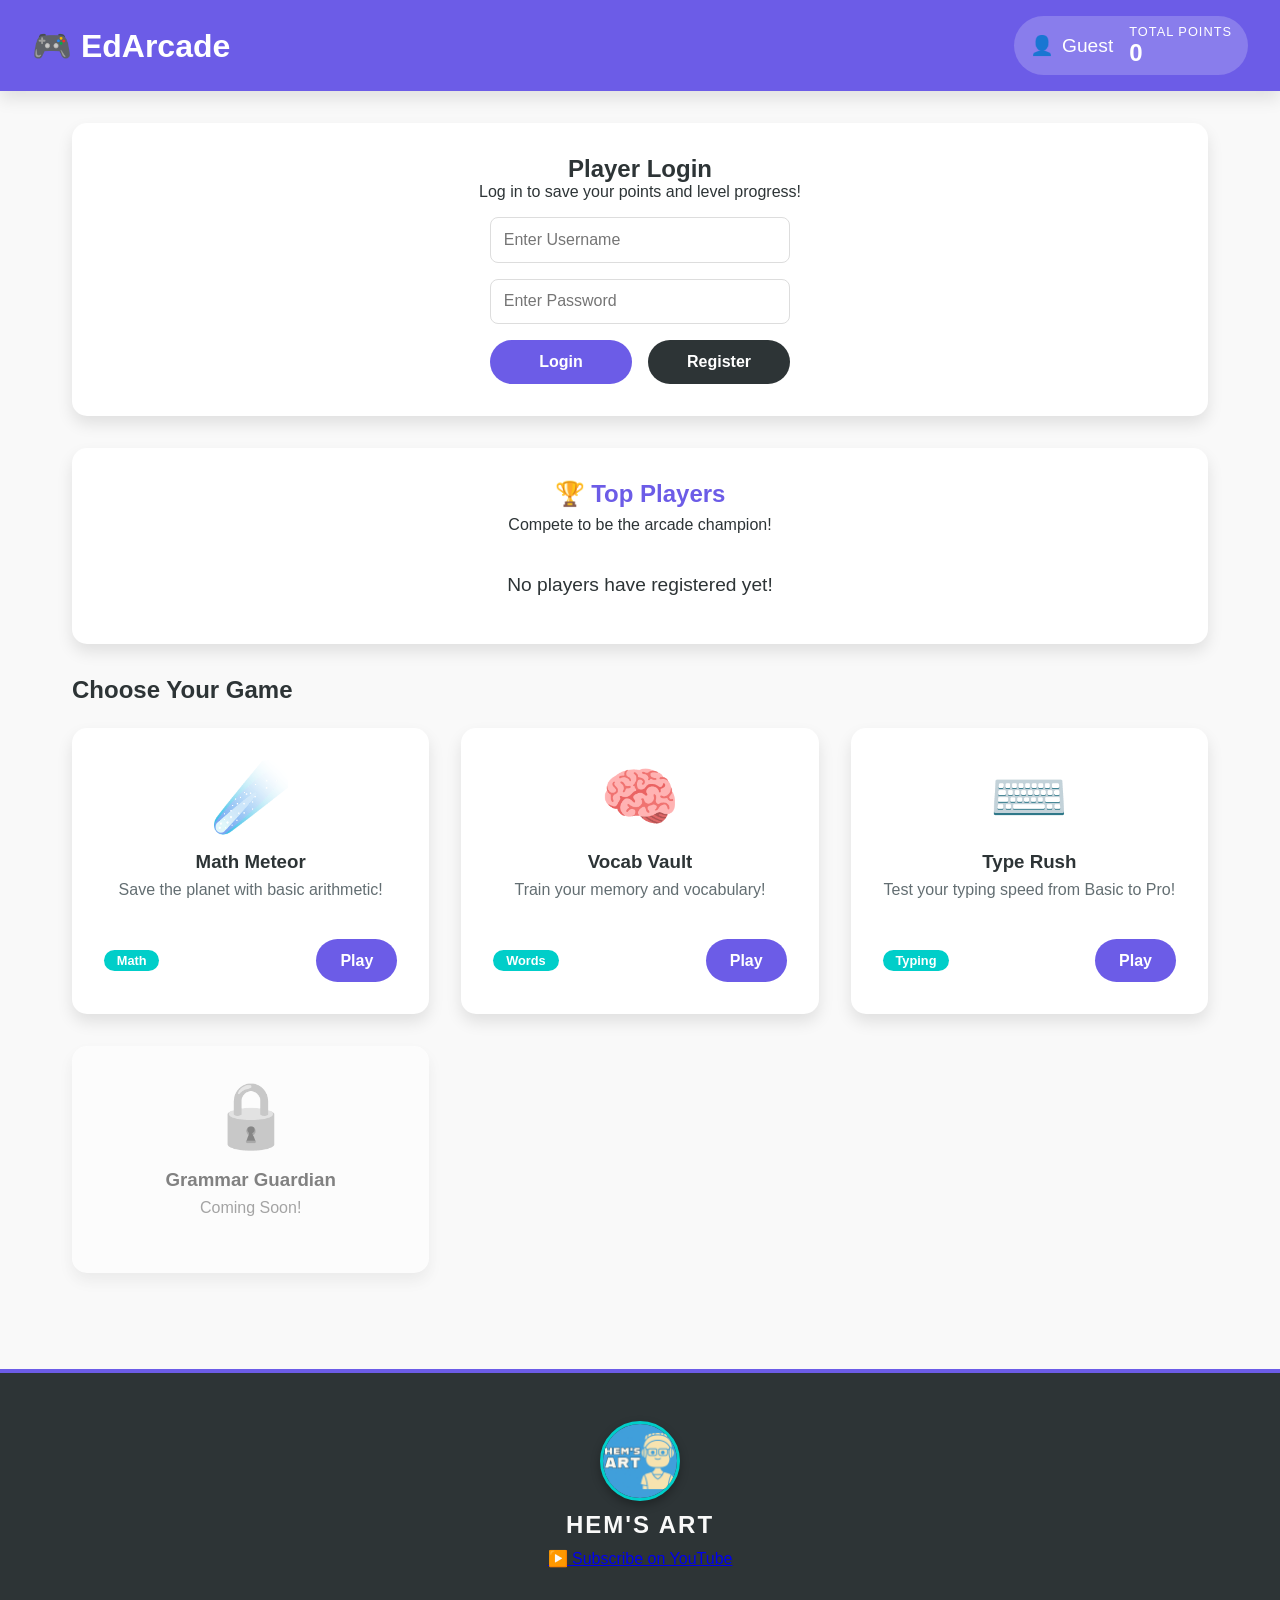
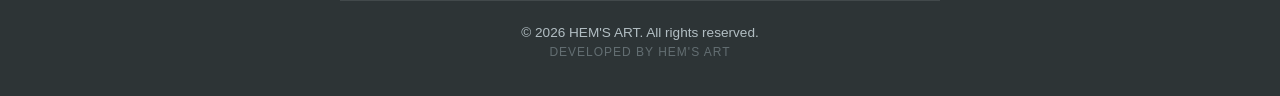
<file: index.html>
<!DOCTYPE html>
<html lang="en">
<head>
    <meta charset="UTF-8">
    <meta name="viewport" content="width=device-width, initial-scale=1.0">
    <title>Educational Arcade Hub</title>
    <link rel="stylesheet" href="css/style.css">
</head>
<body>
    <header class="hub-header">
        <h1>🎮 EdArcade</h1>
        <div class="user-profile">
            <span class="avatar">👤 <span id="user-display">Guest</span></span>
            <div class="stats">
                <p>Total Points</p>
                <h2 id="global-score">0</h2>
            </div>
            <button onclick="ArcadeManager.logout()" class="btn btn-small" id="logout-btn" style="display: none;">Logout</button>
        </div>
    </header>

    <main class="container">
        <div id="login-section" class="auth-card">
            <h2>Player Login</h2>
            <p>Log in to save your points and level progress!</p>
            <div class="auth-form">
                <input type="text" id="username" placeholder="Enter Username">
                <input type="password" id="password" placeholder="Enter Password">
                <div class="auth-buttons">
                    <button onclick="ArcadeManager.login(document.getElementById('username').value, document.getElementById('password').value)" class="btn">Login</button>
                    <button onclick="ArcadeManager.register(document.getElementById('username').value, document.getElementById('password').value)" class="btn btn-secondary">Register</button>
                </div>
            </div>
        </div>
        <div class="leaderboard-card">
            <h2>🏆 Top Players</h2>
            <p>Compete to be the arcade champion!</p>
            <ul id="leaderboard-list" class="leaderboard-list">
                <li>Loading players...</li>
            </ul>
        </div>
        <h2>Choose Your Game</h2>
        <div class="game-grid">
            
            <div class="game-card">
                <div class="card-icon">☄️</div>
                <h3>Math Meteor</h3>
                <p>Save the planet with basic arithmetic!</p>
                <p id="pb-Math Meteor" style="color: var(--primary); font-weight: bold; font-size: 0.9rem; margin-bottom: 1rem;"></p>
                <div class="card-footer">
                    <span class="badge">Math</span>
                    <a href="games/math-meteor/index.html" class="btn">Play</a>
                </div>
            </div>
            <div class="game-card">
                <div class="card-icon">🧠</div>
                <h3>Vocab Vault</h3>
                <p>Train your memory and vocabulary!</p>
                
                <p id="pb-Vocab Vault" style="color: var(--primary); font-weight: bold; font-size: 0.9rem; margin-bottom: 1rem;"></p>
                
                <div class="card-footer">
                    <span class="badge">Words</span>
                    <a href="games/vocab-vault/index.html" class="btn">Play</a>
                </div>
            </div>
            <div class="game-card">
                <div class="card-icon">⌨️</div>
                <h3>Type Rush</h3>
                <p>Test your typing speed from Basic to Pro!</p>
                
                <p id="pb-Type Rush" style="color: var(--primary); font-weight: bold; font-size: 0.9rem; margin-bottom: 1rem;"></p>
                
                <div class="card-footer">
                    <span class="badge">Typing</span>
                    <a href="games/type-rush/index.html" class="btn">Play</a>
                </div>
            </div>
            <div class="game-card locked">
                <div class="card-icon">🔒</div>
                <h3>Grammar Guardian</h3>
                <p>Coming Soon!</p>
            </div>

        </div>
    </main>
<footer class="site-footer">
        <div class="developer-brand">
            <img src="images/hems-art.png" alt="HEM'S ART Logo" class="dev-logo">
            <h2>HEM'S ART</h2>
            <a href="https://youtube.com/@naturebeautys6205?si=SA4JJXVnMATppCtE" target="_blank" rel="noopener noreferrer" class="social-link">
                ▶️ Subscribe on YouTube
            </a>
        </div>
        
        <div class="footer-legal">
            <p>&copy; 2026 HEM'S ART. All rights reserved.</p>
            <p class="dev-credit">Developed by HEM'S ART</p>
        </div>
    </footer>
    <script src="js/main.js"></script>
</body>
</html>
</file>
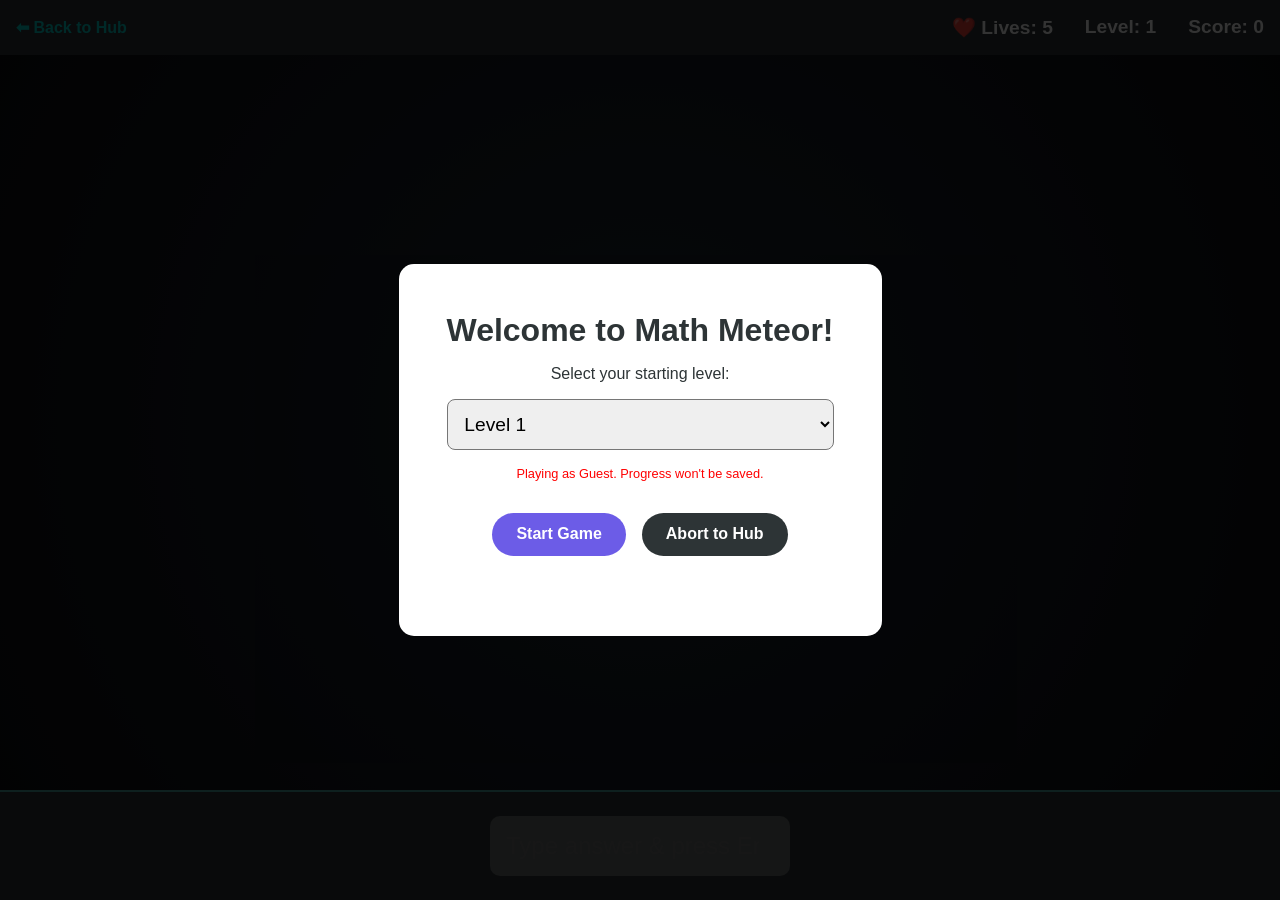
<file: games/math-meteor/index.html>
<!DOCTYPE html>
<html lang="en">
<head>
    <meta charset="UTF-8">
    <meta name="viewport" content="width=device-width, initial-scale=1.0">
    <title>Math Meteor</title>
    <link rel="stylesheet" href="../../css/style.css">
    <link rel="stylesheet" href="style.css">
</head>
<body>
    <header class="game-header">
        <a href="../../index.html" class="btn-back">⬅ Back to Hub</a>
        <div class="game-stats">
            <div>❤️ Lives: <span id="ui-lives">5</span></div>
            <div>Level: <span id="ui-level">1</span></div>
            <div>Score: <span id="ui-score">0</span></div>
        </div>
    </header>

    <main class="game-area" id="game-area"></main>

    <div class="control-panel">
        <input type="number" id="answer-input" placeholder="Type answer & press Enter..." disabled>
    </div>

    <div id="game-modal" class="modal-overlay hidden">
        <div class="modal-content">
            <h2 id="modal-title">Title</h2>
            <div id="modal-message">Message</div>
            <div style="display: flex; gap: 1rem; justify-content: center; margin-top: 1.5rem;">
                <button id="modal-btn-primary" class="btn">Action</button>
                <button id="modal-btn-secondary" class="btn btn-secondary">Abort to Hub</button>
            </div>
        </div>
    </div>

    <script src="../../js/main.js"></script>
    <script src="../../js/BaseGame.js"></script>
    <script src="math-meteor.js"></script>
</body>
</html>
</file>
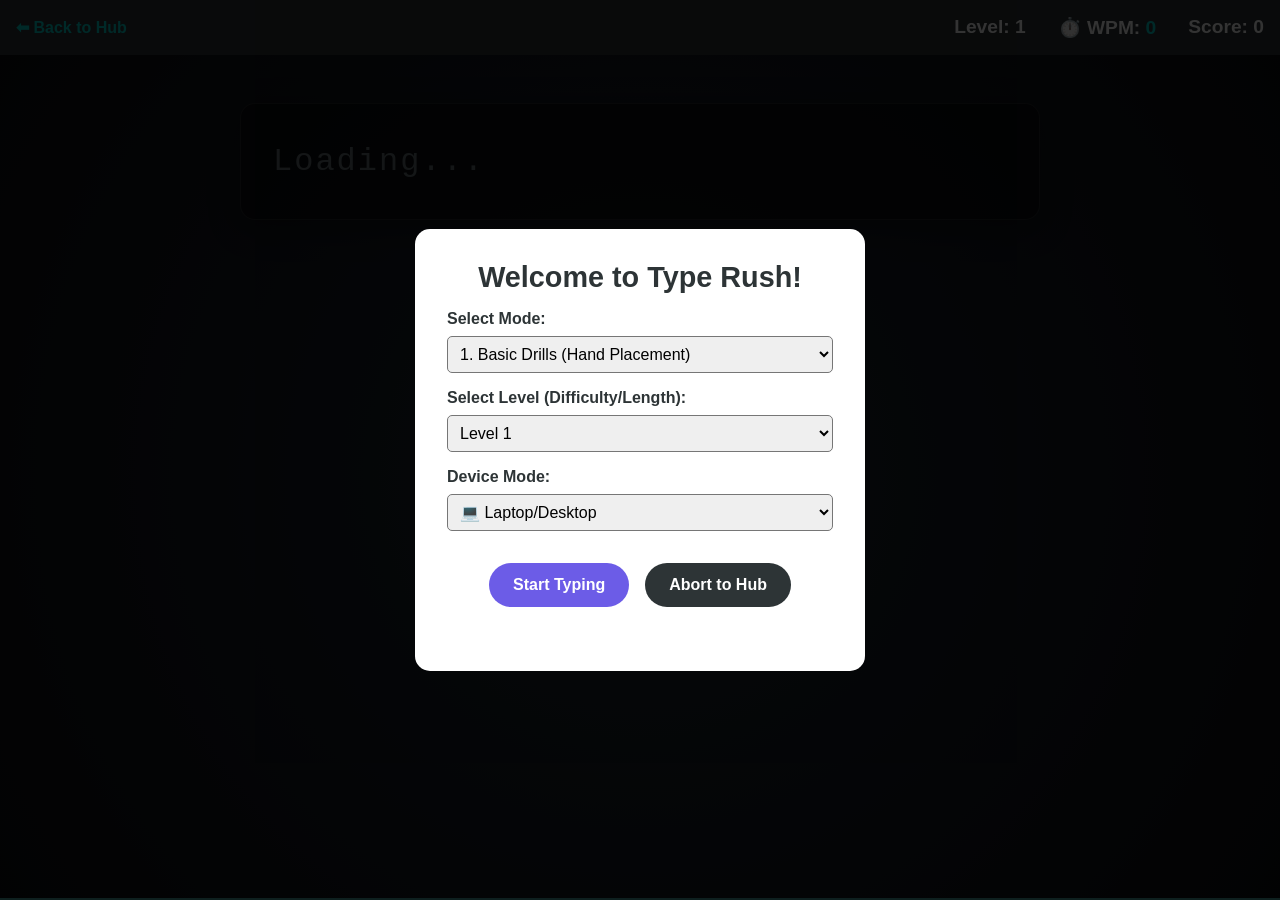
<file: games/type-rush/index.html>
<!DOCTYPE html>
<html lang="en">
<head>
    <meta charset="UTF-8">
    <meta name="viewport" content="width=device-width, initial-scale=1.0">
    <title>Type Rush</title>
    <link rel="stylesheet" href="../../css/style.css">
    <link rel="stylesheet" href="style.css">
</head>
<body>
    <header class="game-header">
        <a href="../../index.html" class="btn-back">⬅ Back to Hub</a>
        <div class="game-stats">
            <div>Level: <span id="ui-level">1</span></div>
            <div>⏱️ WPM: <span id="ui-wpm" style="color: var(--secondary);">0</span></div>
            <div>Score: <span id="ui-score">0</span></div>
        </div>
    </header>

    <main class="game-area">
        <div class="typing-container">
            <p id="prompt-text" class="prompt-text">Loading...</p>
        </div>
        
        <button id="toggle-kb-btn" class="btn btn-secondary btn-small" style="margin-bottom: 1rem; display: none;">Hide Keyboard</button>

        <div id="virtual-keyboard" class="virtual-keyboard hidden">
            <div class="keyboard-row">
                <div class="key l-pinky" id="key-q">Q</div><div class="key l-ring" id="key-w">W</div><div class="key l-mid" id="key-e">E</div><div class="key l-index" id="key-r">R</div><div class="key l-index" id="key-t">T</div>
                <div class="key r-index" id="key-y">Y</div><div class="key r-index" id="key-u">U</div><div class="key r-mid" id="key-i">I</div><div class="key r-ring" id="key-o">O</div><div class="key r-pinky" id="key-p">P</div>
            </div>
            <div class="keyboard-row">
                <div class="key l-pinky" id="key-a">A</div><div class="key l-ring" id="key-s">S</div><div class="key l-mid" id="key-d">D</div><div class="key l-index" id="key-f">F</div><div class="key l-index" id="key-g">G</div>
                <div class="key r-index" id="key-h">H</div><div class="key r-index" id="key-j">J</div><div class="key r-mid" id="key-k">K</div><div class="key r-ring" id="key-l">L</div>
            </div>
            <div class="keyboard-row">
                <div class="key l-pinky" id="key-z">Z</div><div class="key l-ring" id="key-x">X</div><div class="key l-mid" id="key-c">C</div><div class="key l-index" id="key-v">V</div><div class="key l-index" id="key-b">B</div>
                <div class="key r-index" id="key-n">N</div><div class="key r-index" id="key-m">M</div>
            </div>
            <div class="keyboard-row">
                <div class="key spacebar thumbs" id="key- ">THUMB (SPACE)</div>
            </div>
            
            <div class="hand-guide-legend">
                <p>Feel the bumps on <strong>F</strong> and <strong>J</strong>. That is where your index fingers live.</p>
                <div class="color-legend">
                    <span style="color: #ff7675;">Pinky</span>
                    <span style="color: #74b9ff;">Ring</span>
                    <span style="color: #55efc4;">Middle</span>
                    <span style="color: #ffeaa7;">Index</span>
                </div>
            </div>
        </div>
        
        <div id="mobile-input-container" class="mobile-input-container hidden">
            <input type="text" id="mobile-input" placeholder="Tap here to open keyboard and type!" autocomplete="off" spellcheck="false">
        </div>
    </main>

    <div id="game-modal" class="modal-overlay hidden">
        <div class="modal-content">
            <h2 id="modal-title">Title</h2>
            <div id="modal-message">Message</div>
            <div style="display: flex; gap: 1rem; justify-content: center; margin-top: 1.5rem;">
                <button id="modal-btn-primary" class="btn">Action</button>
                <button id="modal-btn-secondary" class="btn btn-secondary">Abort to Hub</button>
            </div>
        </div>
    </div>

    <script src="../../js/main.js"></script>
    <script src="../../js/BaseGame.js"></script>
    <script src="type-rush.js"></script>
</body>
</html>
</file>
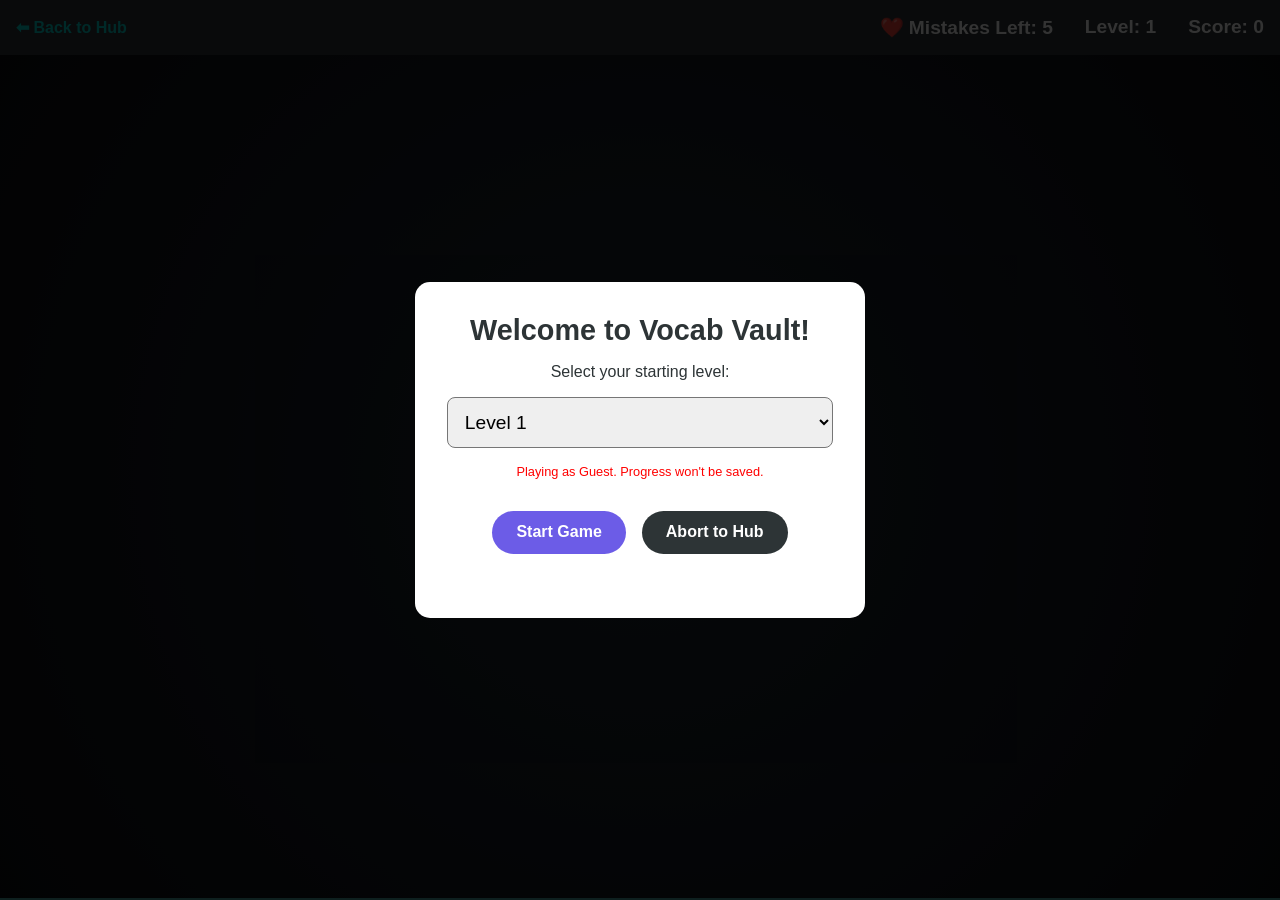
<file: games/vocab-vault/index.html>
<!DOCTYPE html>
<html lang="en">
<head>
    <meta charset="UTF-8">
    <meta name="viewport" content="width=device-width, initial-scale=1.0">
    <title>Vocab Vault</title>
    <link rel="stylesheet" href="../../css/style.css">
    <link rel="stylesheet" href="style.css">
</head>
<body>
    <header class="game-header">
        <a href="../../index.html" class="btn-back">⬅ Back to Hub</a>
        <div class="game-stats">
            <div>❤️ Mistakes Left: <span id="ui-lives">5</span></div>
            <div>Level: <span id="ui-level">1</span></div>
            <div>Score: <span id="ui-score">0</span></div>
        </div>
    </header>

    <main class="game-area">
        <div id="card-grid" class="card-grid">
            </div>
    </main>

    <div id="game-modal" class="modal-overlay hidden">
        <div class="modal-content">
            <h2 id="modal-title">Title</h2>
            <div id="modal-message">Message</div>
            <div style="display: flex; gap: 1rem; justify-content: center; margin-top: 1.5rem;">
                <button id="modal-btn-primary" class="btn">Action</button>
                <button id="modal-btn-secondary" class="btn btn-secondary">Abort to Hub</button>
            </div>
        </div>
    </div>

    <script src="../../js/main.js"></script>
    <script src="../../js/BaseGame.js"></script>
    <script src="vocab-vault.js"></script>
</body>
</html>
</file>
<file: css/style.css>
/* --- Global Variables & Reset --- */
:root {
    --primary: #6C5CE7;
    --secondary: #00CEC9;
    --dark: #2D3436;
    --light: #F9F9F9;
    --card-bg: #FFFFFF;
    --shadow: 0 8px 16px rgba(0,0,0,0.1);
}

* {
    margin: 0;
    padding: 0;
    box-sizing: border-box;
    font-family: 'Segoe UI', Tahoma, Geneva, Verdana, sans-serif;
}

body {
    background-color: var(--light);
    color: var(--dark);
}

.container {
    max-width: 1200px;
    margin: 0 auto;
    padding: 2rem;
}

/* --- Hub Header --- */
.hub-header {
    background-color: var(--primary);
    color: white;
    padding: 1rem 2rem;
    display: flex;
    justify-content: space-between;
    align-items: center;
    box-shadow: var(--shadow);
}

.user-profile {
    display: flex;
    align-items: center;
    gap: 1rem;
    background: rgba(255,255,255,0.2);
    padding: 0.5rem 1rem;
    border-radius: 50px;
}

.avatar { font-size: 1.2rem; display: flex; align-items: center; gap: 0.5rem; }
.stats p { font-size: 0.8rem; text-transform: uppercase; letter-spacing: 1px;}
.stats h2 { margin: 0; font-size: 1.5rem; }

/* --- Auth / Login Section --- */
.auth-card {
    background: var(--card-bg);
    border-radius: 15px;
    padding: 2rem;
    margin-bottom: 2rem;
    box-shadow: var(--shadow);
    text-align: center;
}

.auth-form {
    display: flex;
    flex-direction: column;
    gap: 1rem;
    max-width: 300px;
    margin: 1rem auto 0;
}

.auth-form input {
    padding: 0.8rem;
    border: 1px solid #ddd;
    border-radius: 8px;
    font-size: 1rem;
}

.auth-buttons {
    display: flex;
    gap: 1rem;
}

.auth-buttons button { flex: 1; }

/* --- Game Grid --- */
.game-grid {
    display: grid;
    grid-template-columns: repeat(auto-fit, minmax(300px, 1fr));
    gap: 2rem;
    margin-top: 1.5rem;
}

.game-card {
    background: var(--card-bg);
    border-radius: 15px;
    padding: 2rem;
    text-align: center;
    box-shadow: var(--shadow);
    transition: transform 0.2s ease;
    display: flex;
    flex-direction: column;
    justify-content: space-between;
}

.game-card:hover { transform: translateY(-5px); }

.card-icon { font-size: 4rem; margin-bottom: 1rem; }
.game-card h3 { margin-bottom: 0.5rem; }
.game-card p { color: #636E72; margin-bottom: 1.5rem; }

.card-footer {
    display: flex;
    justify-content: space-between;
    align-items: center;
    margin-top: auto;
}

.badge {
    background: var(--secondary);
    color: white;
    padding: 0.2rem 0.8rem;
    border-radius: 20px;
    font-size: 0.8rem;
    font-weight: bold;
}

/* --- Buttons --- */
.btn {
    background: var(--primary);
    color: white;
    text-decoration: none;
    padding: 0.8rem 1.5rem;
    border-radius: 25px;
    font-weight: bold;
    border: none;
    cursor: pointer;
    transition: opacity 0.2s;
    font-size: 1rem;
}
.btn:hover { opacity: 0.9; }
.btn-secondary { background: var(--dark); }
.btn-small { padding: 0.4rem 1rem; font-size: 0.8rem; }

.locked { opacity: 0.6; filter: grayscale(100%); pointer-events: none; }

/* --- Leaderboard Styles --- */
.leaderboard-card {
    background: var(--card-bg);
    border-radius: 15px;
    padding: 2rem;
    margin-bottom: 2rem;
    box-shadow: var(--shadow);
    text-align: center;
}

.leaderboard-card h2 {
    color: var(--primary);
    margin-bottom: 0.5rem;
}

.leaderboard-list {
    list-style: none;
    max-width: 500px;
    margin: 1.5rem auto 0;
    text-align: left;
}

.leaderboard-item {
    display: flex;
    justify-content: space-between;
    padding: 1rem;
    border-bottom: 1px solid #eee;
    font-size: 1.2rem;
    align-items: center;
}

.leaderboard-item:last-child {
    border-bottom: none;
}

/* Highlight the player who is currently logged in */
.current-user-rank {
    background: rgba(108, 92, 231, 0.1); /* Light purple */
    border-radius: 8px;
    font-weight: bold;
}

/* Medals for Top 3 */
.rank-1 { color: #D4AF37; font-weight: bold; font-size: 1.4rem; } /* Gold */
.rank-2 { color: #C0C0C0; font-weight: bold; font-size: 1.3rem; } /* Silver */
.rank-3 { color: #CD7F32; font-weight: bold; font-size: 1.2rem; } /* Bronze */


/* --- Footer & Developer Credit Styles --- */
.site-footer {
    background-color: var(--dark);
    color: white;
    text-align: center;
    padding: 3rem 1rem 2rem;
    margin-top: 4rem; 
    border-top: 4px solid var(--primary);
    display: flex;
    flex-direction: column;
    align-items: center;
    gap: 2rem;
}

.developer-brand {
    display: flex;
    flex-direction: column;
    align-items: center;
    gap: 10px;
}

.dev-logo {
    width: 80px; 
    height: 80px;
    border-radius: 50%; 
    border: 3px solid var(--secondary); 
    box-shadow: 0 4px 10px rgba(0,0,0,0.3);
    object-fit: cover;
}

.developer-brand h2 {
    font-size: 1.5rem;
    color: var(--light);
    margin: 0;
    letter-spacing: 2px;
}

/* Legal text styling */
.footer-legal {
    border-top: 1px solid rgba(255, 255, 255, 0.1);
    padding-top: 1.5rem;
    width: 100%;
    max-width: 600px;
}

.footer-legal p {
    font-size: 0.85rem;
    color: #b2bec3;
    margin-bottom: 0.3rem;
}

.footer-legal .dev-credit {
    font-size: 0.75rem;
    text-transform: uppercase;
    letter-spacing: 1px;
    color: #636e72;
}


/* 📱 RESPONSIVE MEDIA QUERIES (Mobile & Tablet) */
@media (max-width: 768px) {
    .container { padding: 1rem; }
    
    .hub-header {
        flex-direction: column;
        gap: 1rem;
        padding: 1rem;
        text-align: center;
    }

    .user-profile { width: 100%; justify-content: space-between; }
    
    .auth-card, .leaderboard-card { padding: 1.5rem 1rem; }
    .leaderboard-item { font-size: 1rem; padding: 0.8rem 0.5rem; }
    
    .game-card { padding: 1.5rem; }
}
</file>
<file: games/math-meteor/style.css>
body {
    display: flex;
    flex-direction: column;
    height: 100vh;
    overflow: hidden; 
    background: #0b0c10; 
}

.game-header {
    background: var(--dark);
    color: white;
    padding: 1rem;
    display: flex;
    justify-content: space-between;
    align-items: center;
}

.btn-back {
    color: var(--secondary);
    text-decoration: none;
    font-weight: bold;
}

.game-stats {
    display: flex;
    gap: 2rem;
    font-size: 1.2rem;
    font-weight: bold;
}

.game-area {
    flex-grow: 1;
    position: relative;
    background: radial-gradient(circle at center, #1f2833 0%, #0b0c10 100%);
    overflow: hidden;
    border-bottom: 2px solid #45a29e; 
}

.meteor {
    position: absolute;
    top: 0;
    padding: 1.5rem;
    background: #c5c6c7;
    border-radius: 50%;
    font-weight: bold;
    font-size: 1.8rem;
    color: #0b0c10;
    box-shadow: 0 0 15px #c5c6c7, 0 -10px 25px #e25822;
    transform: translateX(-50%); 
}

.control-panel {
    background: var(--dark);
    padding: 1.5rem;
    display: flex;
    justify-content: center;
}

#answer-input {
    padding: 1rem;
    font-size: 1.5rem;
    border-radius: 10px;
    border: none;
    width: 300px;
    text-align: center;
}

.modal-overlay {
    position: fixed;
    top: 0; left: 0; width: 100%; height: 100%;
    background: rgba(0,0,0,0.8);
    display: flex;
    justify-content: center;
    align-items: center;
    z-index: 1000;
}

.modal-content {
    background: white;
    padding: 3rem;
    border-radius: 15px;
    text-align: center;
    color: var(--dark);
    min-width: 350px;
}

.modal-content h2 { margin-bottom: 1rem; font-size: 2rem;}
.modal-content div { margin-bottom: 2rem; }
.hidden { display: none !important; }


/* 📱 RESPONSIVE MEDIA QUERIES for Game Screen */
@media (max-width: 600px) {
    .game-stats {
        gap: 1rem;
        font-size: 1rem;
        width: 100%;
        justify-content: space-between;
    }
    
    .btn-back { width: 100%; text-align: center; }
    
    .modal-content { padding: 1.5rem; }
    
    /* Make buttons stack on narrow phones inside the modal */
    .modal-content div[style*="display: flex"] {
        flex-direction: column;
    }
    .modal-content .btn { width: 100%; }
}

/* Add to the bottom of games/math-meteor/style.css */

/* 💥 Screen Flash (Damage Taken) */
@keyframes flashRed {
    0% { background: rgba(255, 71, 87, 0.6); }
    100% { background: radial-gradient(circle at center, #1f2833 0%, #0b0c10 100%); }
}

.flash-damage {
    animation: flashRed 0.4s ease-out;
}

/* ❌ Input Shake (Wrong Answer) */
@keyframes shake {
    0% { transform: translateX(0); border: 2px solid #ff4757; }
    25% { transform: translateX(-10px); }
    50% { transform: translateX(10px); }
    75% { transform: translateX(-10px); }
    100% { transform: translateX(0); border: none; }
}

.shake-error {
    animation: shake 0.4s;
    border: 2px solid #ff4757 !important;
}
</file>
<file: games/type-rush/style.css>
/* --- Type Rush Styles --- */
body {
    display: flex;
    flex-direction: column;
    height: 100vh;
    overflow: hidden; 
    background: #0b0c10; 
    color: white;
}

.game-header {
    background: var(--dark);
    color: white;
    padding: 1rem;
    display: flex;
    justify-content: space-between;
    align-items: center;
    flex-wrap: wrap; 
    gap: 1rem;
    flex-shrink: 0;
    z-index: 10;
}

.btn-back { color: var(--secondary); text-decoration: none; font-weight: bold; }
.game-stats { display: flex; gap: 2rem; font-size: 1.2rem; font-weight: bold; flex-wrap: wrap; }

.game-area {
    flex-grow: 1;
    display: flex;
    flex-direction: column;
    align-items: center;
    padding: 3rem 1rem;
    background: radial-gradient(circle at center, #1f2833 0%, #0b0c10 100%);
    border-bottom: 2px solid #45a29e; 
}

/* Typing Area */
.typing-container {
    background: rgba(0, 0, 0, 0.5);
    padding: 2rem;
    border-radius: 15px;
    max-width: 800px;
    width: 100%;
    box-shadow: 0 8px 32px rgba(0, 0, 0, 0.3);
    border: 1px solid rgba(255, 255, 255, 0.1);
    margin-bottom: 2rem;
}

.prompt-text {
    font-size: 2rem;
    line-height: 1.6;
    font-family: 'Courier New', Courier, monospace;
    color: #636e72; /* Un-typed text is dim */
    letter-spacing: 2px;
}

/* Letter States */
.char.correct { color: var(--secondary); text-shadow: 0 0 8px rgba(0, 206, 201, 0.5); }
.char.incorrect { color: #ff4757; background: rgba(255, 71, 87, 0.2); border-radius: 3px; }
.char.active { border-bottom: 3px solid var(--secondary); animation: blink 1s infinite; color: white;}

@keyframes blink {
    50% { border-color: transparent; }
}

/* Mobile Input Styling */
.mobile-input-container {
    width: 100%;
    max-width: 800px;
}

#mobile-input {
    width: 100%;
    padding: 1.5rem;
    font-size: 1.2rem;
    border-radius: 10px;
    border: 2px solid var(--primary);
    background: var(--dark);
    color: white;
    text-align: center;
}

/* Modal and utility classes (Match other games) */
.modal-overlay { position: fixed; top: 0; left: 0; width: 100%; height: 100%; background: rgba(0,0,0,0.8); display: flex; justify-content: center; align-items: center; z-index: 1000; padding: 1rem; }
.modal-content { background: white; padding: 2rem; border-radius: 15px; text-align: center; color: var(--dark); width: 100%; max-width: 450px; }
.modal-content h2 { margin-bottom: 1rem; font-size: 1.8rem;}
.modal-content div { margin-bottom: 2rem; }
.hidden { display: none !important; }

/* 📱 Responsive */
@media (max-width: 600px) {
    .game-stats { gap: 1rem; font-size: 1rem; width: 100%; justify-content: space-between; }
    .prompt-text { font-size: 1.3rem; }
    .typing-container { padding: 1rem; }
    .modal-content .btn { width: 100%; margin-bottom: 0.5rem; }
}

/* --- Virtual Keyboard Styles --- */
.virtual-keyboard {
    background: rgba(0, 0, 0, 0.4);
    padding: 1.5rem;
    border-radius: 15px;
    border: 1px solid rgba(255, 255, 255, 0.1);
    display: flex;
    flex-direction: column;
    gap: 8px;
    align-items: center;
    margin-bottom: 2rem;
    max-width: 800px;
    width: 100%;
}

.keyboard-row {
    display: flex;
    gap: 8px;
    justify-content: center;
    width: 100%;
}

.key {
    background: var(--dark);
    color: #b2bec3;
    padding: 1rem 0;
    width: 45px;
    text-align: center;
    border-radius: 8px;
    font-weight: bold;
    border-bottom: 4px solid #1e272e;
    transition: all 0.1s;
    font-family: 'Courier New', Courier, monospace;
}

.spacebar { width: 300px; }

.hand-guide {
    color: var(--secondary);
    font-size: 0.9rem;
    margin-top: 10px;
    letter-spacing: 1px;
}

/* 🔥 The Glow Effect for the correct next key */
.key.highlight-next {
    background: var(--primary);
    color: white;
    border-bottom-color: #4834d4;
    box-shadow: 0 0 15px var(--primary);
    transform: translateY(-2px);
}

/* When the user physically presses the key */
.key.pressed {
    transform: translateY(4px);
    border-bottom-width: 0px;
    background: var(--secondary);
    color: var(--dark);
}

/* --- Finger Zone Color Coding --- */
.l-pinky, .r-pinky { border-bottom-color: #ff7675; }  /* Red for pinky */
.l-ring, .r-ring { border-bottom-color: #74b9ff; }    /* Blue for ring */
.l-mid, .r-mid { border-bottom-color: #55efc4; }      /* Green for middle */
.l-index, .r-index { border-bottom-color: #ffeaa7; }  /* Yellow for index */
.thumbs { border-bottom-color: #a29bfe; }             /* Purple for thumb */

.hand-guide-legend {
    margin-top: 15px;
    text-align: center;
    background: rgba(0,0,0,0.5);
    padding: 10px;
    border-radius: 8px;
    width: 100%;
}

.hand-guide-legend p {
    color: var(--secondary);
    font-size: 0.9rem;
    margin-bottom: 5px;
}

.color-legend {
    display: flex;
    justify-content: center;
    gap: 15px;
    font-size: 0.8rem;
    font-weight: bold;
    text-transform: uppercase;
}
</file>
<file: games/vocab-vault/style.css>
/* --- Match Math Meteor Theme --- */
body {
    display: flex;
    flex-direction: column;
    height: 100vh;
    overflow: hidden; 
    background: #0b0c10; 
    color: white; /* Updated to white text */
}

.game-header {
    background: var(--dark);
    color: white;
    padding: 1rem;
    display: flex;
    justify-content: space-between;
    align-items: center;
    flex-wrap: wrap; 
    gap: 1rem;
    flex-shrink: 0; /* NEW: Forces header to keep its full height */
    z-index: 10;    /* NEW: Keeps it above the cards */
    position: relative;
}

.btn-back {
    color: var(--secondary);
    text-decoration: none;
    font-weight: bold;
}

.game-stats {
    display: flex;
    gap: 2rem;
    font-size: 1.2rem;
    font-weight: bold;
    flex-wrap: wrap;
}

.game-area {
    flex-grow: 1;
    display: flex;
    justify-content: center;
    align-items: flex-start; /* CHANGED: Starts cards at the top instead of center */
    padding: 2rem;
    overflow-y: auto;
    background: radial-gradient(circle at center, #1f2833 0%, #0b0c10 100%);
    border-bottom: 2px solid #45a29e; 
}

/* --- Card Grid --- */
.card-grid {
    display: grid;
    grid-template-columns: repeat(4, 1fr);
    gap: 1rem;
    max-width: 800px;
    width: 100%;
    margin: auto; /* NEW: Safely vertically centers the grid if there is extra space */
}

.memory-card {
    aspect-ratio: 3 / 4; 
    perspective: 1000px; 
    cursor: pointer;
}

.card-inner {
    width: 100%;
    height: 100%;
    position: relative;
    transition: transform 0.6s cubic-bezier(0.4, 0.2, 0.2, 1);
    transform-style: preserve-3d;
}

.memory-card.flipped .card-inner {
    transform: rotateY(180deg);
}

.memory-card.matched {
    opacity: 0.3; /* Make them fade into the dark background when matched */
    pointer-events: none; 
}

.card-front, .card-back {
    position: absolute;
    width: 100%;
    height: 100%;
    backface-visibility: hidden;
    border-radius: 10px;
    display: flex;
    justify-content: center;
    align-items: center;
    font-size: 2rem;
    font-weight: bold;
    box-shadow: 0 0 15px rgba(0, 0, 0, 0.5); /* Darker shadow */
}

/* Card Back (What you see first) */
.card-back {
    background: #c5c6c7; /* Match the meteor color */
    color: #0b0c10;
    font-size: 3rem;
}

/* Card Front (The hidden word) */
.card-front {
    background: var(--dark);
    color: var(--secondary);
    transform: rotateY(180deg);
    border: 2px solid var(--secondary);
    text-align: center;
    padding: 0.5rem;
    word-break: break-word; 
}

/* --- Universal Modal (Matches Math Meteor) --- */
.modal-overlay {
    position: fixed;
    top: 0; left: 0; width: 100%; height: 100%;
    background: rgba(0,0,0,0.8);
    display: flex;
    justify-content: center;
    align-items: center;
    z-index: 1000;
    padding: 1rem; 
}

.modal-content {
    background: white;
    padding: 2rem;
    border-radius: 15px;
    text-align: center;
    color: var(--dark);
    width: 100%;
    max-width: 450px;
}

.modal-content h2 { margin-bottom: 1rem; font-size: 1.8rem;}
.modal-content div { margin-bottom: 2rem; }
.hidden { display: none !important; }


/* 💥 Screen Flash (Damage Taken - Added to Vocab Vault!) */
@keyframes flashRed {
    0% { background: rgba(255, 71, 87, 0.6); }
    100% { background: radial-gradient(circle at center, #1f2833 0%, #0b0c10 100%); }
}

.flash-damage {
    animation: flashRed 0.4s ease-out;
}

/* 📱 RESPONSIVE MEDIA QUERIES */
@media (max-width: 600px) {
    .game-stats {
        gap: 1rem;
        font-size: 1rem;
        width: 100%;
        justify-content: space-between;
    }
    .btn-back { width: 100%; text-align: center; }
    .modal-content { padding: 1.5rem; }
    .modal-content div[style*="display: flex"] { flex-direction: column; }
    .modal-content .btn { width: 100%; }
    
    .card-grid { gap: 0.5rem; }
    .card-front { font-size: 1rem; }
    .card-back { font-size: 2rem; }
}
</file>
